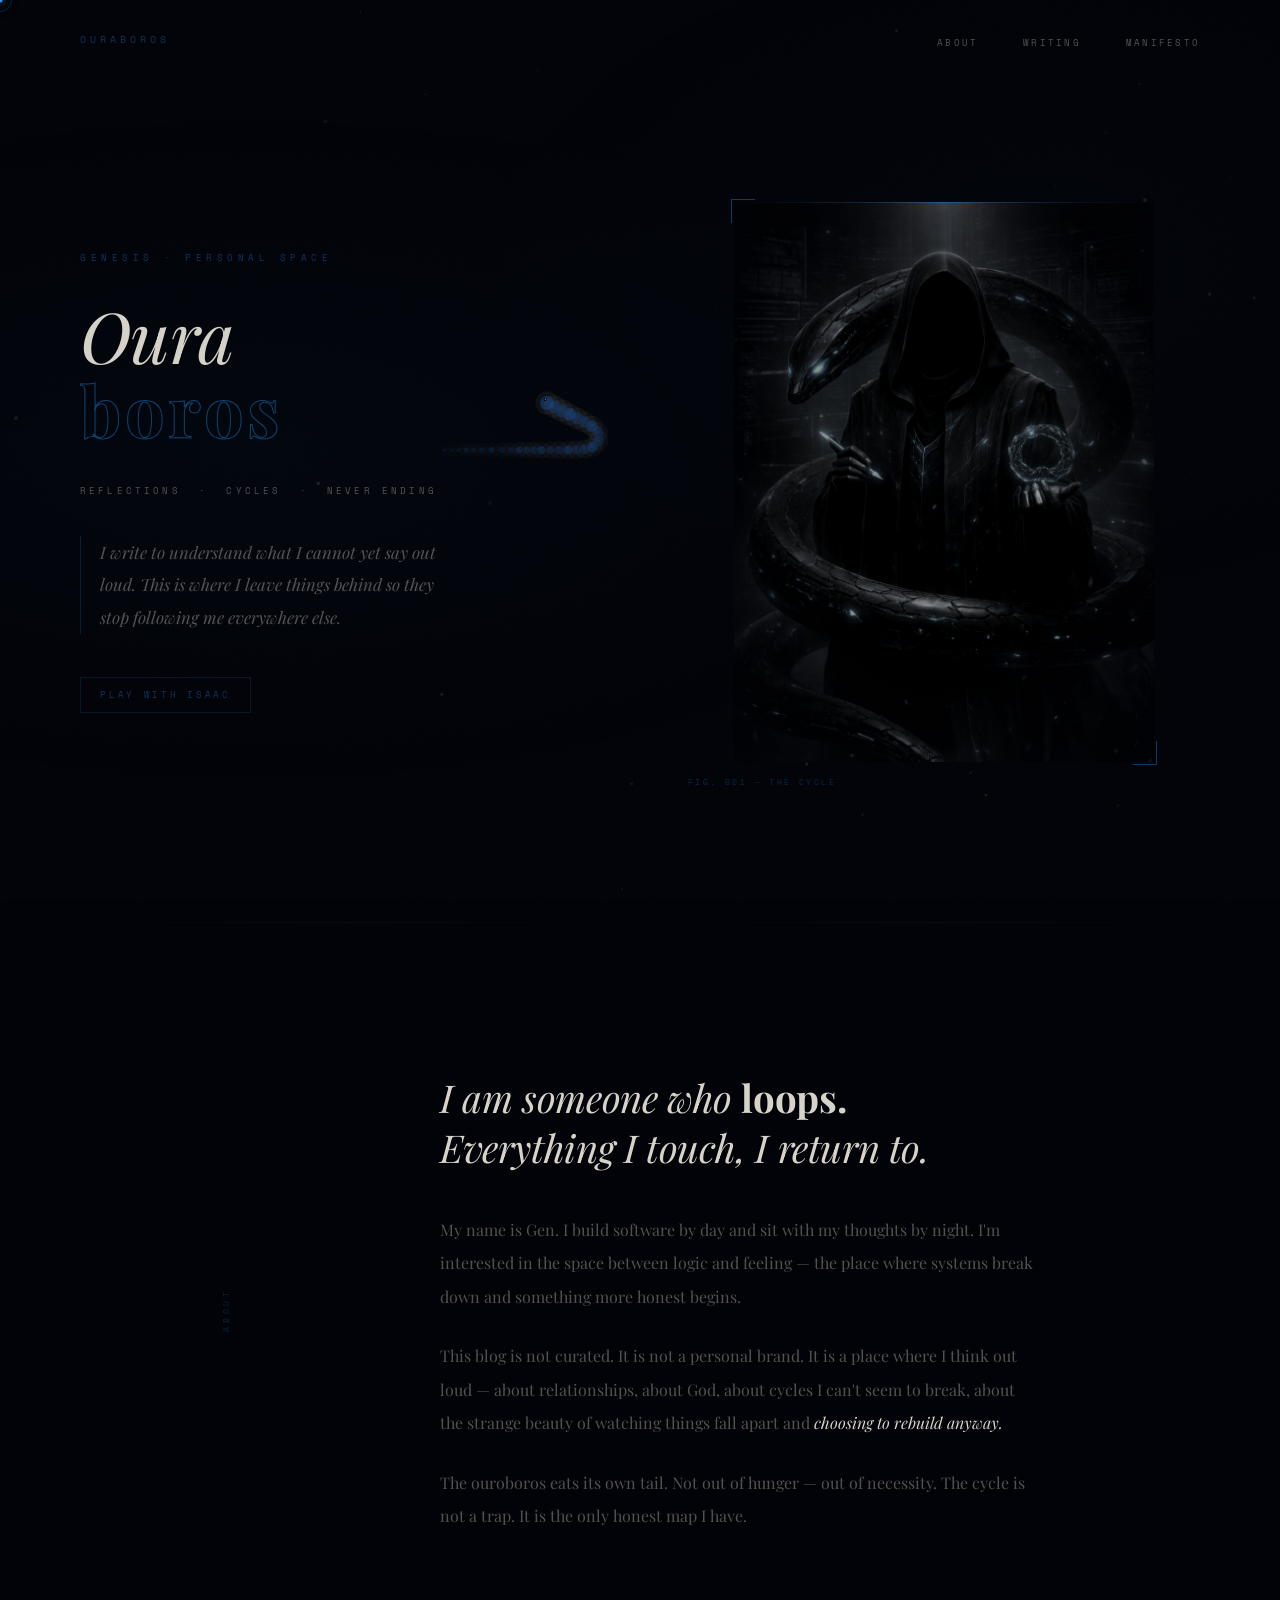
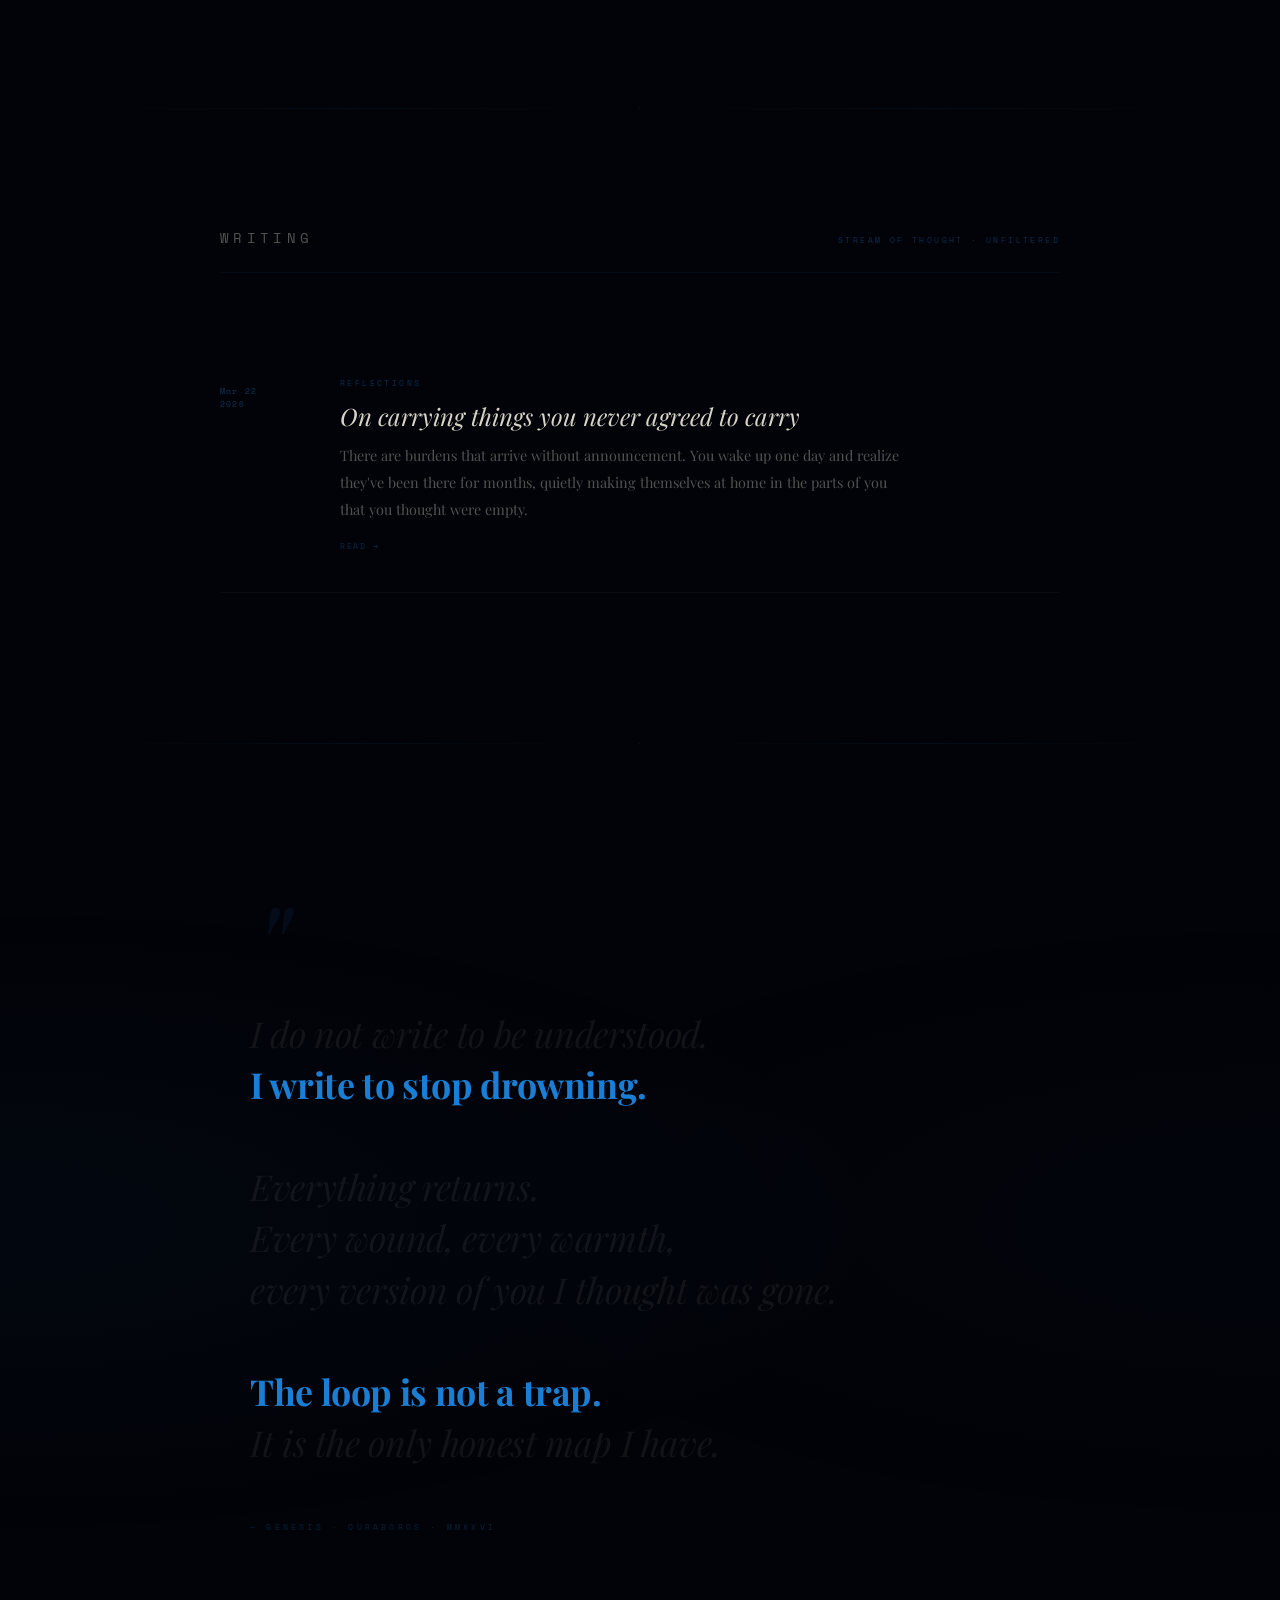
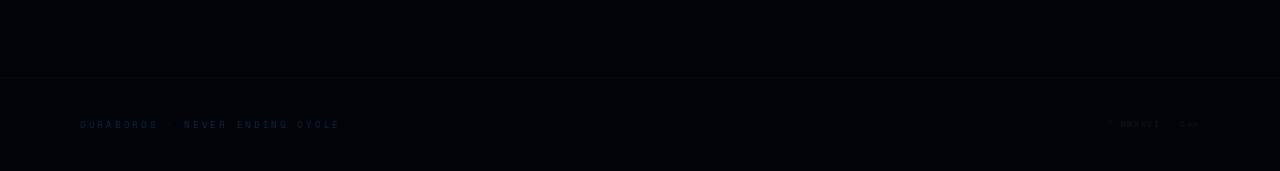
<file: index.html>
<!DOCTYPE html>
<html lang="en">
<head>
  <meta charset="UTF-8">
  <meta name="viewport" content="width=device-width, initial-scale=1.0">
  <title>Ouraboros — Genesis</title>
  <link rel="stylesheet" href="style.css">
</head>
<body>

  <!-- Game overlays -->
  <div id="cur"></div>
  <div id="curRing"></div>
  <div id="gameOverFlash"></div>
  <div id="frenzyOverlay"></div>
  <div id="frenzyTimer">
    <canvas id="ftc" width="72" height="72"></canvas>
    <span id="frenzyLabel">frenzy</span>
  </div>
  <canvas id="snakeCanvas"></canvas>

  <!-- Nav — minimal, almost invisible -->
  <nav>
    <div class="logo">Ouraboros</div>
    <ul class="nav-links">
      <li><a href="#about">About</a></li>
      <li><a href="#entries">Writing</a></li>
      <li><a href="#manifesto">Manifesto</a></li>
    </ul>
  </nav>

  <main>

    <!-- ============================================================
         HERO — split: text left, figure right
         ============================================================ -->
    <section class="hero">

      <!-- Text -->
      <div class="hero-text">
        <p class="hero-eyebrow">Genesis · Personal Space</p>

        <h1 class="hero-title" id="heroTitle">
          Oura
          <span class="hollow">boros</span>
        </h1>

        <p class="hero-sub">
          reflections&nbsp;&nbsp;·&nbsp;&nbsp;cycles&nbsp;&nbsp;·&nbsp;&nbsp;never ending
        </p>

        <p class="hero-opening">
          I write to understand what I cannot yet say out loud.
          This is where I leave things behind so they stop
          following me everywhere else.
        </p>

        <!-- Isaac mini-game -->
        <div class="hero-game">
          <button class="btn-play" id="btnPlay"><span>Play with Isaac</span></button>
          <div class="game-ui hidden" id="gameUI">
            <span class="score-label" id="scoreLabel">score · 000</span>
            <button class="btn-stop" id="btnStop">Stop Playing</button>
          </div>
        </div>
      </div>

      <!-- Image -->
      <div class="hero-image-wrap">
        <div class="hero-image-frame">
          <div class="hero-image-inner">
            <img
              src="hero.jpeg"
              alt="the figure and the serpent"
              class="hero-img"
            >
            <div class="hero-image-scan"></div>
            <div class="hero-image-vignette"></div>
          </div>
        </div>
        <span class="hero-image-caption">fig. 001 — the cycle</span>
      </div>

    </section>

    <div class="section-divider">
      <div class="divider-line"></div>
      <div class="divider-symbol">·</div>
      <div class="divider-line"></div>
    </div>

    <!-- ============================================================
         ABOUT — short, personal, not a bio
         ============================================================ -->
    <section class="intro-section" id="about">
      <div class="section-label">About</div>
      <div class="intro-body">
        <h2>
          I am someone who <strong>loops.</strong><br>
          Everything I touch, I return to.
        </h2>
        <p>
          My name is Gen. I build software by day and sit with my thoughts
          by night. I'm interested in the space between logic and feeling —
          the place where systems break down and something more honest begins.
        </p>
        <p>
          This blog is not curated. It is not a personal brand.
          It is a place where I think out loud — about relationships,
          about God, about cycles I can't seem to break, about the strange
          beauty of watching things fall apart and <em>choosing to rebuild anyway.</em>
        </p>
        <p>
          The ouroboros eats its own tail. Not out of hunger —
          out of necessity. The cycle is not a trap. It is the only
          honest map I have.
        </p>
      </div>
    </section>

    <div class="section-divider">
      <div class="divider-line"></div>
      <div class="divider-symbol">·</div>
      <div class="divider-line"></div>
    </div>

    <!-- ============================================================
         ENTRIES — blog post list (placeholder entries)
         ============================================================ -->
    <section class="entries-section" id="entries">

      <div class="entries-header">
        <h2>Writing</h2>
        <span>Stream of thought · Unfiltered</span>
      </div>

      <article class="entry">
        <div class="entry-date">
          Mar 22<br>2026
        </div>
        <div class="entry-content">
          <span class="entry-tag">Reflections</span>
          <h3 class="entry-title">On carrying things you never agreed to carry</h3>
          <p class="entry-excerpt">
            There are burdens that arrive without announcement.
            You wake up one day and realize they've been there for months,
            quietly making themselves at home in the parts of you
            that you thought were empty.
          </p>
          <span class="entry-read">Read →</span>
        </div>
      </article>

    </section>

    <div class="section-divider">
      <div class="divider-line"></div>
      <div class="divider-symbol">·</div>
      <div class="divider-line"></div>
    </div>

    <!-- ============================================================
         MANIFESTO — personal, poetic, very dark
         ============================================================ -->
    <section class="manifesto-section" id="manifesto">
      <div class="manifesto-inner">
        <span class="manifesto-mark">"</span>
        <div class="manifesto-lines">
          <p class="manifesto-line">I do not write to be understood.</p>
          <p class="manifesto-line lit">I write to stop drowning.</p>
          <p class="manifesto-line">&nbsp;</p>
          <p class="manifesto-line">Everything returns.</p>
          <p class="manifesto-line">Every wound, every warmth,</p>
          <p class="manifesto-line">every version of you I thought was gone.</p>
          <p class="manifesto-line">&nbsp;</p>
          <p class="manifesto-line lit">The loop is not a trap.</p>
          <p class="manifesto-line">It is the only honest map I have.</p>
        </div>
        <p class="manifesto-attr">— Genesis · Ouraboros · MMXXVI</p>
      </div>
    </section>

  </main>

  <footer>
    <div class="footer-logo">Ouraboros · Never Ending Cycle</div>
    <div class="footer-copy">© MMXXVI · Gen</div>
  </footer>

  <script src="app.js"></script>

</body>
</html>
</file>
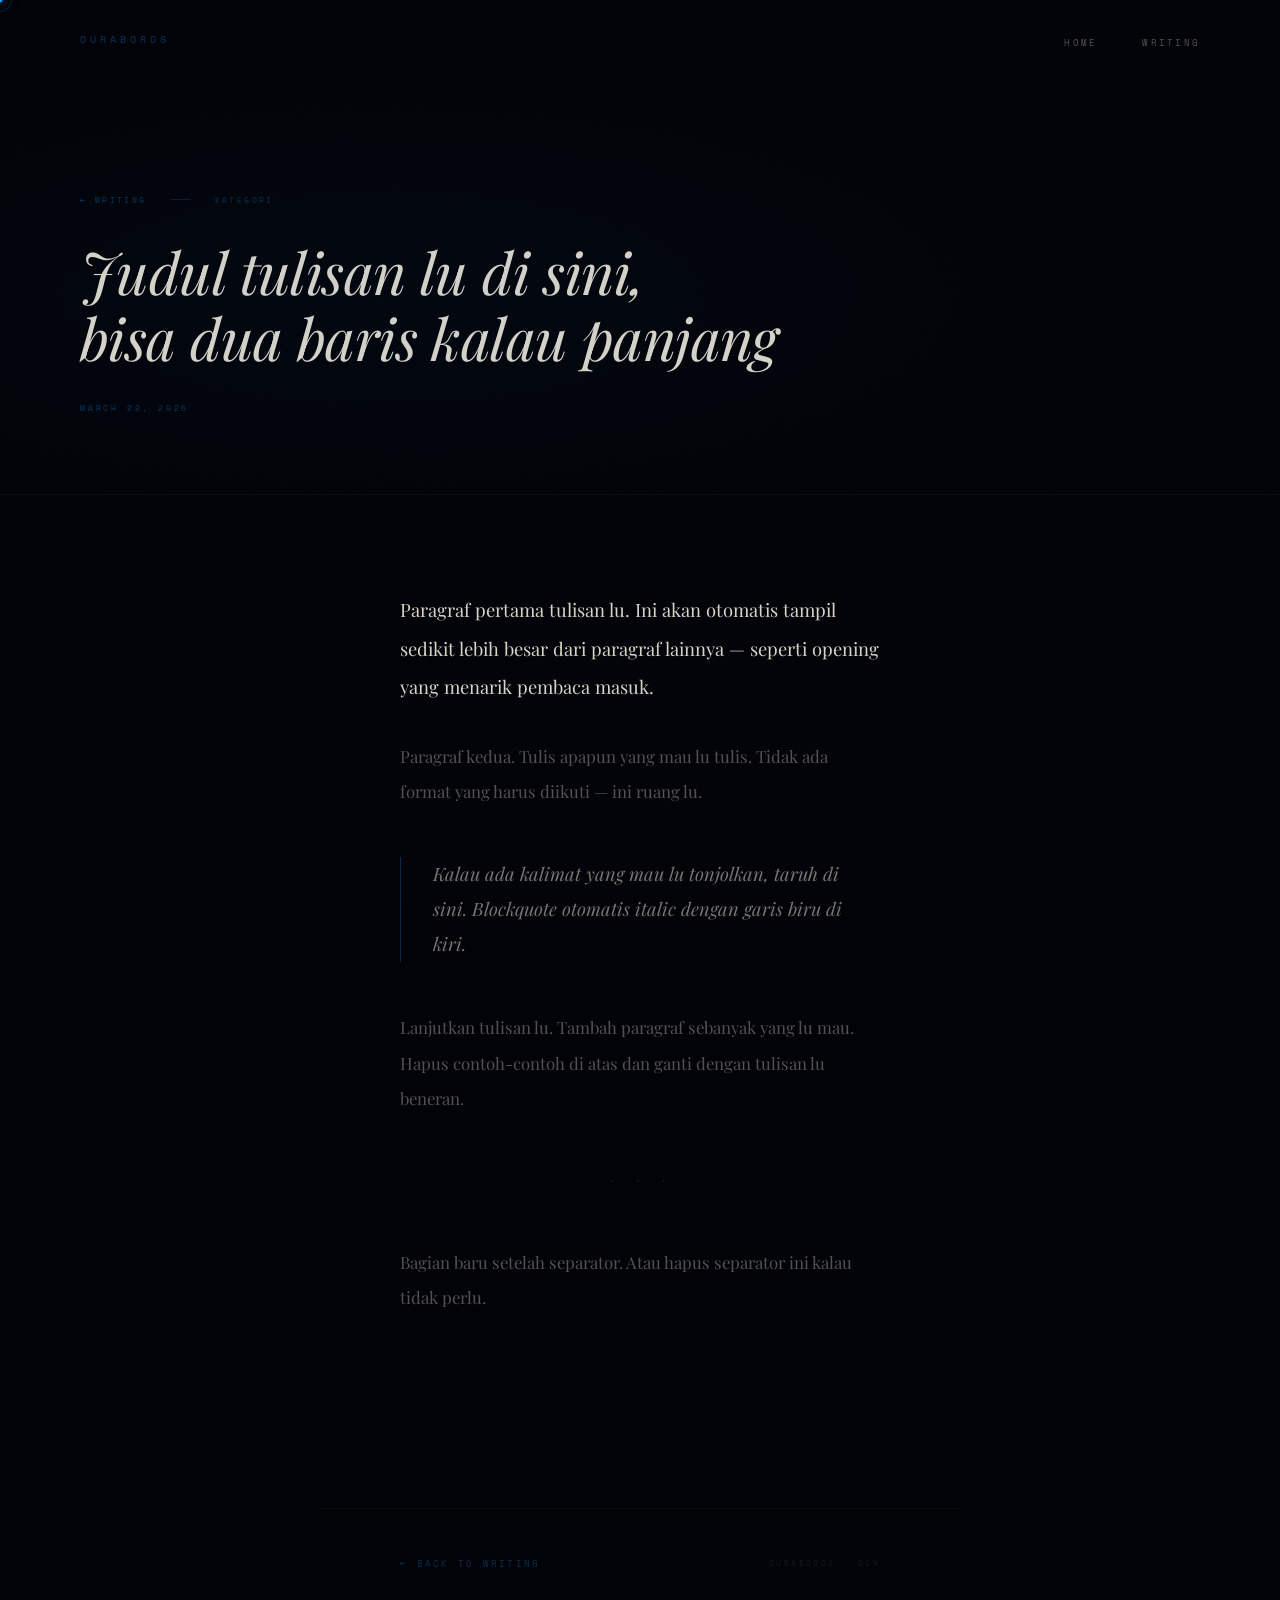
<file: post-template.html>
<!DOCTYPE html>
<html lang="en">
<head>
  <meta charset="UTF-8">
  <meta name="viewport" content="width=device-width, initial-scale=1.0">
  <title>JUDUL TULISAN — Ouraboros</title>
  <link rel="stylesheet" href="style.css">
  <style>
    /* ---- Styles khusus halaman tulisan ---- */

    /* Override hero — halaman tulisan tidak pakai split layout */
    .post-header {
      min-height: 55vh;
      display: flex;
      flex-direction: column;
      justify-content: flex-end;
      padding: 9rem 5rem 5rem;
      position: relative;
      border-bottom: 1px solid var(--bone-ghost);
    }

    /* Ambient glow sangat subtle di header */
    .post-header::before {
      content: '';
      position: absolute;
      inset: 0;
      background: radial-gradient(ellipse at 30% 60%, rgba(26,127,212,0.04) 0%, transparent 60%);
      pointer-events: none;
    }

    .post-meta {
      display: flex;
      align-items: center;
      gap: 1.5rem;
      margin-bottom: 2rem;
    }
    .post-back {
      font-family: var(--font-mono);
      font-size: 8px;
      letter-spacing: 0.3em;
      color: rgba(26,127,212,0.4);
      text-decoration: none;
      text-transform: uppercase;
      transition: color .2s;
      cursor: none;
    }
    .post-back:hover { color: var(--blue); }
    .post-meta-sep {
      width: 20px; height: 1px;
      background: rgba(26,127,212,0.2);
    }
    .post-tag {
      font-family: var(--font-mono);
      font-size: 8px;
      letter-spacing: 0.3em;
      color: rgba(26,127,212,0.35);
      text-transform: uppercase;
    }

    .post-title {
      font-size: clamp(2rem, 4.5vw, 4rem);
      font-weight: 400;
      font-style: italic;
      line-height: 1.15;
      letter-spacing: -0.01em;
      color: var(--bone);
      max-width: 750px;
      margin-bottom: 2rem;
    }

    .post-date {
      font-family: var(--font-mono);
      font-size: 8px;
      letter-spacing: 0.35em;
      color: var(--blue-mid);
      text-transform: uppercase;
    }

    /* ---- Body tulisan ---- */
    .post-body {
      max-width: 640px;
      margin: 0 auto;
      padding: 6rem 5rem 10rem;
    }

    /* Paragraf tulisan */
    .post-body p {
      font-size: 1.05rem;
      line-height: 2.1;
      color: var(--bone-dim);
      margin-bottom: 2rem;
      font-weight: 400;
    }

    /* Paragraf pertama lebih besar — drop cap feel */
    .post-body p:first-of-type {
      font-size: 1.15rem;
      color: var(--bone);
    }

    /* Italic emphasis */
    .post-body em {
      font-style: italic;
      color: var(--bone);
    }

    /* Kutipan / blockquote */
    .post-body blockquote {
      margin: 3rem 0;
      padding: 0 2rem;
      border-left: 1px solid rgba(26,127,212,0.3);
      font-style: italic;
      font-size: 1.15rem;
      line-height: 1.9;
      color: rgba(216,211,200,0.55);
    }

    /* Sub-heading dalam tulisan */
    .post-body h2 {
      font-size: 1.1rem;
      font-weight: 700;
      font-style: normal;
      color: var(--bone);
      margin: 3.5rem 0 1.2rem;
      letter-spacing: 0.02em;
    }

    /* Separator antar bagian tulisan */
    .post-break {
      text-align: center;
      margin: 3.5rem 0;
      color: rgba(26,127,212,0.25);
      font-family: var(--font-mono);
      font-size: 12px;
      letter-spacing: 0.5em;
      user-select: none;
    }

    /* ---- Footer tulisan ---- */
    .post-footer {
      max-width: 640px;
      margin: 0 auto;
      padding: 0 5rem 8rem;
      border-top: 1px solid var(--bone-ghost);
      padding-top: 3rem;
      display: flex;
      justify-content: space-between;
      align-items: center;
    }
    .post-footer-back {
      font-family: var(--font-mono);
      font-size: 9px;
      letter-spacing: 0.25em;
      color: rgba(26,127,212,0.35);
      text-decoration: none;
      text-transform: uppercase;
      transition: color .2s;
      cursor: none;
    }
    .post-footer-back:hover { color: var(--blue); }
    .post-footer-sig {
      font-family: var(--font-mono);
      font-size: 8px;
      letter-spacing: 0.3em;
      color: var(--bone-faint);
      text-transform: uppercase;
    }

    @media(max-width:900px){
      .post-header { padding:8rem 2rem 4rem; }
      .post-body { padding:4rem 2rem 7rem; }
      .post-footer { padding:0 2rem 5rem; padding-top:2.5rem; }
    }
  </style>
</head>
<body>

  <!-- Cursor (sama seperti index) -->
  <div id="cur"></div>
  <div id="curRing"></div>

  <!-- Nav -->
  <nav>
    <div class="logo">Ouraboros</div>
    <ul class="nav-links">
      <li><a href="index.html">Home</a></li>
      <li><a href="index.html#entries">Writing</a></li>
    </ul>
  </nav>

  <main>

    <!-- Header tulisan -->
    <header class="post-header">
      <div class="post-meta">
        <a href="index.html#entries" class="post-back">← Writing</a>
        <div class="post-meta-sep"></div>
        <!-- Ganti dengan kategori tulisan: Reflections / Spirituality / Relationships / Stream of consciousness -->
        <span class="post-tag">KATEGORI</span>
      </div>

      <!-- Ganti dengan judul tulisan -->
      <h1 class="post-title">
        Judul tulisan lu di sini,<br>bisa dua baris kalau panjang
      </h1>

      <!-- Ganti dengan tanggal -->
      <p class="post-date">March 22, 2026</p>
    </header>

    <!-- Body tulisan -->
    <article class="post-body">

      <!--
        Tulis di sini. Beberapa contoh elemen yang bisa dipakai:

        PARAGRAF BIASA:
        <p>Teks lu di sini.</p>

        BLOCKQUOTE (buat kutipan atau kalimat yang mau ditonjolkan):
        <blockquote>
          Kalimat yang mau ditonjolkan.
        </blockquote>

        SUB-HEADING (kalau tulisan panjang dan perlu dibagi bagian):
        <h2>Judul bagian</h2>

        SEPARATOR (ganti bagian tanpa heading):
        <div class="post-break">· · ·</div>

        ITALIC:
        <p>Ini teks biasa dengan <em>penekanan italic</em> di tengah.</p>
      -->

      <p>
        Paragraf pertama tulisan lu. Ini akan otomatis tampil sedikit lebih besar
        dari paragraf lainnya — seperti opening yang menarik pembaca masuk.
      </p>

      <p>
        Paragraf kedua. Tulis apapun yang mau lu tulis.
        Tidak ada format yang harus diikuti — ini ruang lu.
      </p>

      <blockquote>
        Kalau ada kalimat yang mau lu tonjolkan, taruh di sini.
        Blockquote otomatis italic dengan garis biru di kiri.
      </blockquote>

      <p>
        Lanjutkan tulisan lu. Tambah paragraf sebanyak yang lu mau.
        Hapus contoh-contoh di atas dan ganti dengan tulisan lu beneran.
      </p>

      <div class="post-break">· · ·</div>

      <p>
        Bagian baru setelah separator. Atau hapus separator ini kalau tidak perlu.
      </p>

    </article>

    <!-- Footer tulisan -->
    <div class="post-footer">
      <a href="index.html#entries" class="post-footer-back">← Back to writing</a>
      <span class="post-footer-sig">Ouraboros · Gen</span>
    </div>

  </main>

  <!-- Script cursor saja — tidak perlu game di halaman tulisan -->
  <script>
    const cur     = document.getElementById('cur');
    const curRing = document.getElementById('curRing');
    let cx=0,cy=0,rx=0,ry=0;
    document.addEventListener('mousemove', e => { cx=e.clientX; cy=e.clientY; });
    (function loop(){
      cur.style.left=cx+'px'; cur.style.top=cy+'px';
      rx+=(cx-rx)*.13; ry+=(cy-ry)*.13;
      curRing.style.left=rx+'px'; curRing.style.top=ry+'px';
      requestAnimationFrame(loop);
    })();
    document.querySelectorAll('a').forEach(el=>{
      el.addEventListener('mouseenter',()=>curRing.classList.add('hovered'));
      el.addEventListener('mouseleave',()=>curRing.classList.remove('hovered'));
    });
  </script>

</body>
</html>
</file>
<file: style.css>
/* ============================================================
   OURABOROS — style.css
   Personal blog. Dark. Introspective. Poetic.
   Palette: near-void black, electric blue, bone white
   Fonts: Playfair Display (editorial serif) + Space Mono (mono)
   ============================================================ */

@import url('https://fonts.googleapis.com/css2?family=Playfair+Display:ital,wght@0,400;0,500;0,700;1,400;1,500;1,700&family=Space+Mono:ital,wght@0,400;0,700;1,400&display=swap');

:root {
  --void:         #020308;
  --bg:           #030509;
  --bg-lift:      #07090f;
  --blue:         #1a7fd4;
  --blue-bright:  #2896f0;
  --blue-dim:     rgba(26,127,212,0.15);
  --blue-glow:    rgba(26,127,212,0.06);
  --blue-mid:     rgba(26,127,212,0.4);
  --bone:         #d8d3c8;
  --bone-dim:     rgba(216,211,200,0.38);
  --bone-faint:   rgba(216,211,200,0.1);
  --bone-ghost:   rgba(216,211,200,0.04);
  --font-serif:   'Playfair Display', serif;
  --font-mono:    'Space Mono', monospace;
}

*, *::before, *::after { margin: 0; padding: 0; box-sizing: border-box; }
html { scroll-behavior: smooth; }

body {
  background: var(--void);
  color: var(--bone);
  font-family: var(--font-serif);
  min-height: 100vh;
  overflow-x: hidden;
  cursor: none;
}

/* Very subtle film grain */
body::after {
  content: '';
  position: fixed;
  inset: 0;
  background-image: url("data:image/svg+xml,%3Csvg viewBox='0 0 512 512' xmlns='http://www.w3.org/2000/svg'%3E%3Cfilter id='n'%3E%3CfeTurbulence type='fractalNoise' baseFrequency='0.75' numOctaves='4' stitchTiles='stitch'/%3E%3C/filter%3E%3Crect width='100%25' height='100%25' filter='url(%23n)' opacity='0.03'/%3E%3C/svg%3E");
  pointer-events: none;
  z-index: 1;
  opacity: 0.5;
}

/* ---- GAME CANVAS ---- */
#snakeCanvas { position:fixed; top:0; left:0; width:100%; height:100%; pointer-events:none; z-index:0; }

/* ---- FRENZY TIMER ---- */
#frenzyTimer { position:fixed; top:50%; left:50%; transform:translate(-50%,-50%); pointer-events:none; z-index:9500; display:none; flex-direction:column; align-items:center; gap:6px; }
#frenzyTimer.on { display:flex; }
#ftc { display:block; }
#frenzyLabel { font-family:var(--font-mono); font-size:8px; letter-spacing:0.35em; color:rgba(26,127,212,0.55); text-transform:uppercase; }

/* ---- CURSOR ---- */
#cur { position:fixed; width:5px; height:5px; background:var(--blue-bright); border-radius:50%; pointer-events:none; z-index:99999; transform:translate(-50%,-50%); box-shadow:0 0 10px var(--blue-bright), 0 0 24px rgba(26,127,212,0.35); }
#curRing { position:fixed; width:24px; height:24px; border:1px solid rgba(26,127,212,0.25); border-radius:50%; pointer-events:none; z-index:99998; transform:translate(-50%,-50%); transition:width .2s,height .2s,border-color .2s; }
#curRing.hovered { width:38px; height:38px; border-color:rgba(26,127,212,0.5); }

/* ---- OVERLAYS ---- */
#gameOverFlash { position:fixed; inset:0; background:rgba(26,127,212,0); pointer-events:none; z-index:5000; transition:background .1s; }
#gameOverFlash.flash { background:rgba(26,127,212,0.07); }
#frenzyOverlay { position:fixed; inset:0; pointer-events:none; z-index:2; opacity:0; transition:opacity .3s; background:radial-gradient(ellipse at center, rgba(26,80,180,0.05) 0%, transparent 70%); }
#frenzyOverlay.on { opacity:1; animation:frenzyPulse 0.8s ease-in-out infinite alternate; }
@keyframes frenzyPulse { from{opacity:0.5}to{opacity:1} }

/* ---- NAV ---- */
nav {
  position: fixed; top:0; left:0; right:0;
  display: flex; justify-content: space-between; align-items: center;
  padding: 1.8rem 5rem;
  z-index: 200;
  /* No border, no backdrop — nearly invisible, like a ghost header */
}
.logo {
  font-family: var(--font-mono);
  font-size: 10px;
  letter-spacing: 0.4em;
  color: var(--blue-mid);
  text-transform: uppercase;
}
.nav-links { display:flex; gap:2.8rem; list-style:none; }
.nav-links a {
  font-family: var(--font-mono);
  font-size: 9px;
  letter-spacing: 0.25em;
  color: var(--bone-dim);
  text-decoration: none;
  text-transform: uppercase;
  transition: color .25s;
  cursor: none;
}
.nav-links a:hover { color: var(--bone); }

main, footer { position:relative; z-index:10; }

/* ---- HERO — Split layout ---- */
.hero {
  min-height: 100vh;
  display: grid;
  grid-template-columns: 1fr 1fr;
  align-items: center;
  padding: 9rem 5rem 5rem;
  gap: 6rem;
  position: relative;
}

/* Extremely subtle ambient light — barely there */
.hero::before {
  content: '';
  position: absolute;
  top: 0; left: 0; right: 0; bottom: 0;
  background:
    radial-gradient(ellipse at 20% 50%, rgba(26,127,212,0.03) 0%, transparent 55%),
    radial-gradient(ellipse at 80% 30%, rgba(26,127,212,0.02) 0%, transparent 40%);
  pointer-events: none;
}

/* Left: text */
.hero-text { display:flex; flex-direction:column; gap:2.2rem; }

.hero-eyebrow {
  font-family: var(--font-mono);
  font-size: 9px;
  letter-spacing: 0.5em;
  color: var(--blue-mid);
  text-transform: uppercase;
}

.hero-title {
  font-size: clamp(3rem, 5.5vw, 5.5rem);
  font-weight: 400;
  font-style: italic;
  line-height: 1.05;
  letter-spacing: -0.01em;
  color: var(--bone);
}
/* The second word — hollow outline */
.hero-title .hollow {
  display: block;
  font-style: normal;
  font-weight: 700;
  color: transparent;
  -webkit-text-stroke: 1px rgba(26,127,212,0.5);
  letter-spacing: 0.05em;
}

.hero-sub {
  font-family: var(--font-mono);
  font-size: 9px;
  letter-spacing: 0.35em;
  color: var(--bone-dim);
  text-transform: uppercase;
  line-height: 2;
}

/* Opening line — the hook */
.hero-opening {
  font-size: 1.05rem;
  font-style: italic;
  line-height: 1.95;
  color: var(--bone-dim);
  max-width: 380px;
  border-left: 1px solid rgba(26,127,212,0.2);
  padding-left: 1.2rem;
}

/* Game area */
.hero-game { display:flex; flex-direction:column; gap:0.5rem; margin-top:0.5rem; }

.btn-play {
  font-family: var(--font-mono);
  font-size: 9px;
  letter-spacing: 0.3em;
  color: var(--blue-mid);
  text-transform: uppercase;
  background: transparent;
  border: 1px solid rgba(26,127,212,0.15);
  padding: 0.65rem 1.2rem;
  cursor: none;
  transition: all .2s;
  position: relative;
  overflow: hidden;
  display: inline-block;
  align-self: flex-start;
}
.btn-play::before { content:''; position:absolute; inset:0; background:var(--blue); opacity:0; transition:opacity .2s; }
.btn-play.hovered { color:var(--void); border-color:var(--blue); box-shadow:0 0 20px rgba(26,127,212,0.3); }
.btn-play.hovered::before { opacity:1; }
.btn-play span { position:relative; z-index:1; }

.game-ui { display:flex; flex-direction:column; gap:0.4rem; align-self:flex-start; }
.score-label { font-family:var(--font-mono); font-size:8px; letter-spacing:0.4em; color:var(--blue-mid); text-transform:uppercase; pointer-events:none; }
.score-label.pop { animation:scorePop .4s ease forwards; }
@keyframes scorePop { 0%{transform:scale(1)} 40%{transform:scale(1.3);color:var(--blue-bright);} 100%{transform:scale(1)} }
.btn-stop { font-family:var(--font-mono); font-size:9px; letter-spacing:0.2em; color:rgba(26,127,212,0.28); text-transform:uppercase; background:none; border:none; cursor:none; transition:color .2s; padding:0.2rem 0; }
.btn-stop.hovered { color:var(--blue); }
.hidden { display:none!important; }

/* Right: hero image */
.hero-image-wrap { position:relative; display:flex; align-items:center; justify-content:center; }

.hero-image-frame {
  position: relative;
  width: 100%;
  max-width: 420px;
  aspect-ratio: 3/4;
  margin: 0 auto;
}
/* Thin blue corner brackets */
.hero-image-frame::before, .hero-image-frame::after {
  content: ''; position: absolute;
  width: 24px; height: 24px;
  border-color: rgba(26,127,212,0.45); border-style: solid; z-index: 2;
}
.hero-image-frame::before { top:-3px; left:-3px; border-width:1px 0 0 1px; }
.hero-image-frame::after  { bottom:-3px; right:-3px; border-width:0 1px 1px 0; }

.hero-image-inner { position:relative; width:100%; height:100%; overflow:hidden; }
.hero-image-inner::before, .hero-image-inner::after {
  content:''; position:absolute;
  width:24px; height:24px;
  border-color:rgba(26,127,212,0.25); border-style:solid; z-index:2;
}
.hero-image-inner::before { top:-3px; right:-3px; border-width:1px 1px 0 0; }
.hero-image-inner::after  { bottom:-3px; left:-3px; border-width:0 0 1px 1px; }

.hero-img {
  width:100%; height:100%;
  object-fit:cover; object-position:center top;
  display:block;
  /* Heavy desaturation + darken — image is almost monochrome, very dark */
  filter: saturate(0.25) brightness(0.65) contrast(1.1);
  transition: filter .5s ease;
}
.hero-image-wrap:hover .hero-img {
  filter: saturate(0.5) brightness(0.8) contrast(1.05);
}

/* Blue scanline sweep */
.hero-image-scan {
  position:absolute; top:0; left:0; right:0; height:1px;
  background:linear-gradient(90deg, transparent, rgba(26,127,212,0.4), transparent);
  animation:scanline 6s linear infinite; z-index:3; pointer-events:none;
}
@keyframes scanline { 0%{top:0%;opacity:0} 8%{opacity:1} 92%{opacity:1} 100%{top:100%;opacity:0} }

/* Vignette over image — darkens edges */
.hero-image-vignette {
  position: absolute;
  inset: 0;
  background: radial-gradient(ellipse at center, transparent 40%, rgba(2,3,8,0.7) 100%);
  z-index: 2;
  pointer-events: none;
}

.hero-image-caption {
  position:absolute; bottom:-1.6rem; left:0;
  font-family:var(--font-mono); font-size:8px; letter-spacing:0.3em;
  color:rgba(26,127,212,0.3); text-transform:uppercase;
}

/* ---- DIVIDERS ---- */
.section-divider { display:flex; align-items:center; padding:0 5rem; gap:1.5rem; margin:1rem 0; }
.divider-line { flex:1; height:1px; background:linear-gradient(to right, transparent, rgba(26,127,212,0.08), transparent); }
.divider-symbol { font-family:var(--font-mono); font-size:9px; color:rgba(26,127,212,0.2); }

/* ---- ABOUT / INTRO ---- */
.intro-section {
  padding: 8rem 5rem;
  max-width: 1000px;
  margin: 0 auto;
  display: grid;
  grid-template-columns: 140px 1fr;
  gap: 5rem;
  align-items: start;
}

.section-label {
  font-family: var(--font-mono);
  font-size: 8px;
  letter-spacing: 0.45em;
  color: var(--blue-mid);
  text-transform: uppercase;
  padding-top: 0.6rem;
  writing-mode: vertical-rl;
  transform: rotate(180deg);
  align-self: center;
  opacity: 0.7;
}

.intro-body h2 {
  font-size: clamp(1.8rem, 3vw, 2.8rem);
  font-weight: 400;
  font-style: italic;
  color: var(--bone);
  line-height: 1.3;
  margin-bottom: 2.5rem;
  letter-spacing: -0.01em;
}
.intro-body h2 strong {
  font-style: normal;
  font-weight: 700;
  color: var(--bone);
}

.intro-body p {
  font-size: 1rem;
  line-height: 2.1;
  color: var(--bone-dim);
  margin-bottom: 1.6rem;
  max-width: 600px;
}
.intro-body p em { font-style: italic; color: var(--bone); }

/* ---- ENTRIES (blog posts) ---- */
.entries-section {
  padding: 6rem 5rem 8rem;
  max-width: 1000px;
  margin: 0 auto;
}

.entries-header {
  display: flex;
  justify-content: space-between;
  align-items: baseline;
  margin-bottom: 4rem;
  border-bottom: 1px solid rgba(26,127,212,0.07);
  padding-bottom: 1.5rem;
}
.entries-header h2 {
  font-size: 0.9rem;
  font-weight: 400;
  font-family: var(--font-mono);
  letter-spacing: 0.3em;
  color: var(--bone-dim);
  text-transform: uppercase;
}
.entries-header span {
  font-family: var(--font-mono);
  font-size: 8px;
  letter-spacing: 0.3em;
  color: rgba(26,127,212,0.35);
  text-transform: uppercase;
}

/* Individual entry */
.entry {
  display: grid;
  grid-template-columns: 80px 1fr;
  gap: 2.5rem;
  padding: 2.5rem 0;
  border-bottom: 1px solid var(--bone-ghost);
  cursor: none;
  transition: border-color .3s;
  position: relative;
}
.entry::before {
  content: '';
  position: absolute;
  left: -5rem; top: 0; bottom: 0; width: 1px;
  background: transparent;
  transition: background .3s;
}
.entry:hover { border-bottom-color: rgba(26,127,212,0.12); }
.entry:hover::before { background: linear-gradient(to bottom, transparent, rgba(26,127,212,0.25), transparent); }

.entry-date {
  font-family: var(--font-mono);
  font-size: 8px;
  letter-spacing: 0.15em;
  color: var(--blue-mid);
  padding-top: 0.5rem;
  line-height: 1.6;
}

.entry-content { display:flex; flex-direction:column; gap:0.7rem; }

.entry-tag {
  font-family: var(--font-mono);
  font-size: 8px;
  letter-spacing: 0.3em;
  color: rgba(26,127,212,0.35);
  text-transform: uppercase;
}

.entry-title {
  font-size: 1.5rem;
  font-weight: 400;
  font-style: italic;
  color: var(--bone);
  line-height: 1.25;
  transition: color .25s;
}
.entry:hover .entry-title { color: #fff; }

.entry-excerpt {
  font-size: 0.9rem;
  line-height: 1.9;
  color: var(--bone-dim);
  max-width: 560px;
}

.entry-read {
  font-family: var(--font-mono);
  font-size: 8px;
  letter-spacing: 0.2em;
  color: rgba(26,127,212,0.3);
  text-transform: uppercase;
  margin-top: 0.3rem;
  transition: color .25s;
}
.entry:hover .entry-read { color: var(--blue); }

/* ---- MANIFESTO ---- */
.manifesto-section {
  padding: 9rem 5rem;
  position: relative;
  overflow: hidden;
}
/* Very dark vignette from sides */
.manifesto-section::before {
  content: '';
  position: absolute; inset: 0;
  background:
    radial-gradient(ellipse at 0% 50%, rgba(26,127,212,0.04) 0%, transparent 50%),
    radial-gradient(ellipse at 100% 50%, rgba(26,127,212,0.02) 0%, transparent 50%);
  pointer-events: none;
}

.manifesto-inner {
  max-width: 780px;
  margin: 0 auto;
  position: relative;
}

/* Large italic quote mark */
.manifesto-mark {
  font-size: 8rem;
  line-height: 0.6;
  color: rgba(26,127,212,0.08);
  font-family: var(--font-serif);
  font-style: italic;
  display: block;
  margin-bottom: 1.5rem;
  user-select: none;
}

.manifesto-lines { display:flex; flex-direction:column; gap:0.4rem; }

.manifesto-line {
  font-size: clamp(1.4rem, 2.8vw, 2.4rem);
  font-weight: 400;
  font-style: italic;
  letter-spacing: -0.01em;
  color: rgba(216,211,200,0.08);
  line-height: 1.25;
  transition: color .3s;
  cursor: default;
}
.manifesto-line:hover { color: rgba(216,211,200,0.55); }
.manifesto-line.lit { color: var(--blue); font-style: normal; font-weight: 700; }
.manifesto-line.lit:hover { color: var(--blue-bright); }

.manifesto-attr {
  margin-top: 3.5rem;
  font-family: var(--font-mono);
  font-size: 8px;
  letter-spacing: 0.4em;
  color: rgba(26,127,212,0.25);
  text-transform: uppercase;
}

/* ---- FOOTER ---- */
footer {
  border-top: 1px solid var(--bone-ghost);
  padding: 2.5rem 5rem;
  display: flex;
  justify-content: space-between;
  align-items: center;
}
footer .footer-logo { font-family:var(--font-mono); font-size:9px; letter-spacing:0.3em; color:rgba(26,127,212,0.3); text-transform:uppercase; }
footer .footer-copy { font-family:var(--font-mono); font-size:8px; letter-spacing:0.2em; color:var(--bone-faint); }

/* ---- RESPONSIVE ---- */
@media(max-width:900px){
  nav { padding:1.4rem 2rem; }
  .hero { grid-template-columns:1fr; padding:7rem 2rem 4rem; gap:3.5rem; }
  .hero-image-wrap { order:-1; }
  .hero-image-frame { max-width:280px; }
  .intro-section { grid-template-columns:1fr; gap:2rem; padding:5rem 2rem; }
  .section-label { writing-mode:horizontal-tb; transform:none; }
  .entries-section { padding:4rem 2rem 6rem; }
  .entry { grid-template-columns:1fr; gap:0.8rem; }
  .manifesto-section { padding:6rem 2rem; }
  footer { flex-direction:column; gap:1rem; padding:2rem; }
  .section-divider { padding:0 2rem; }
}
</file>
